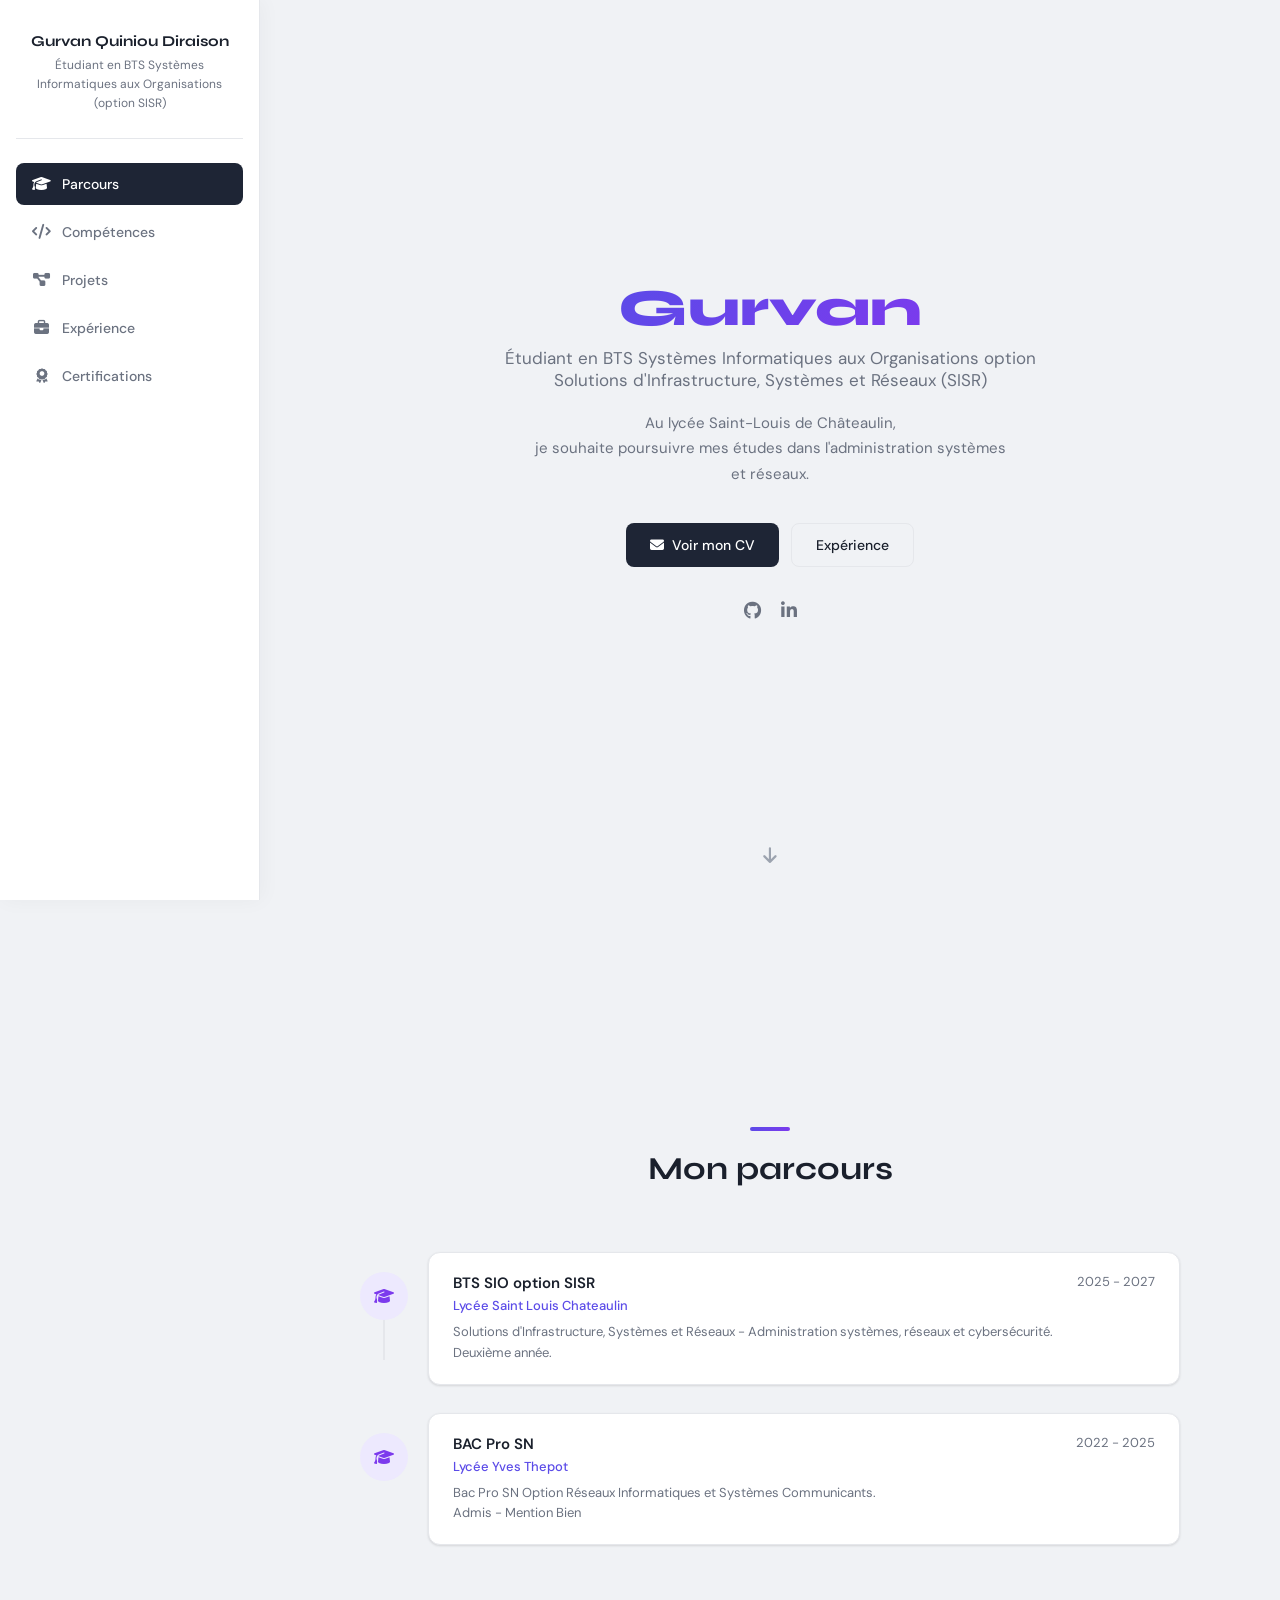
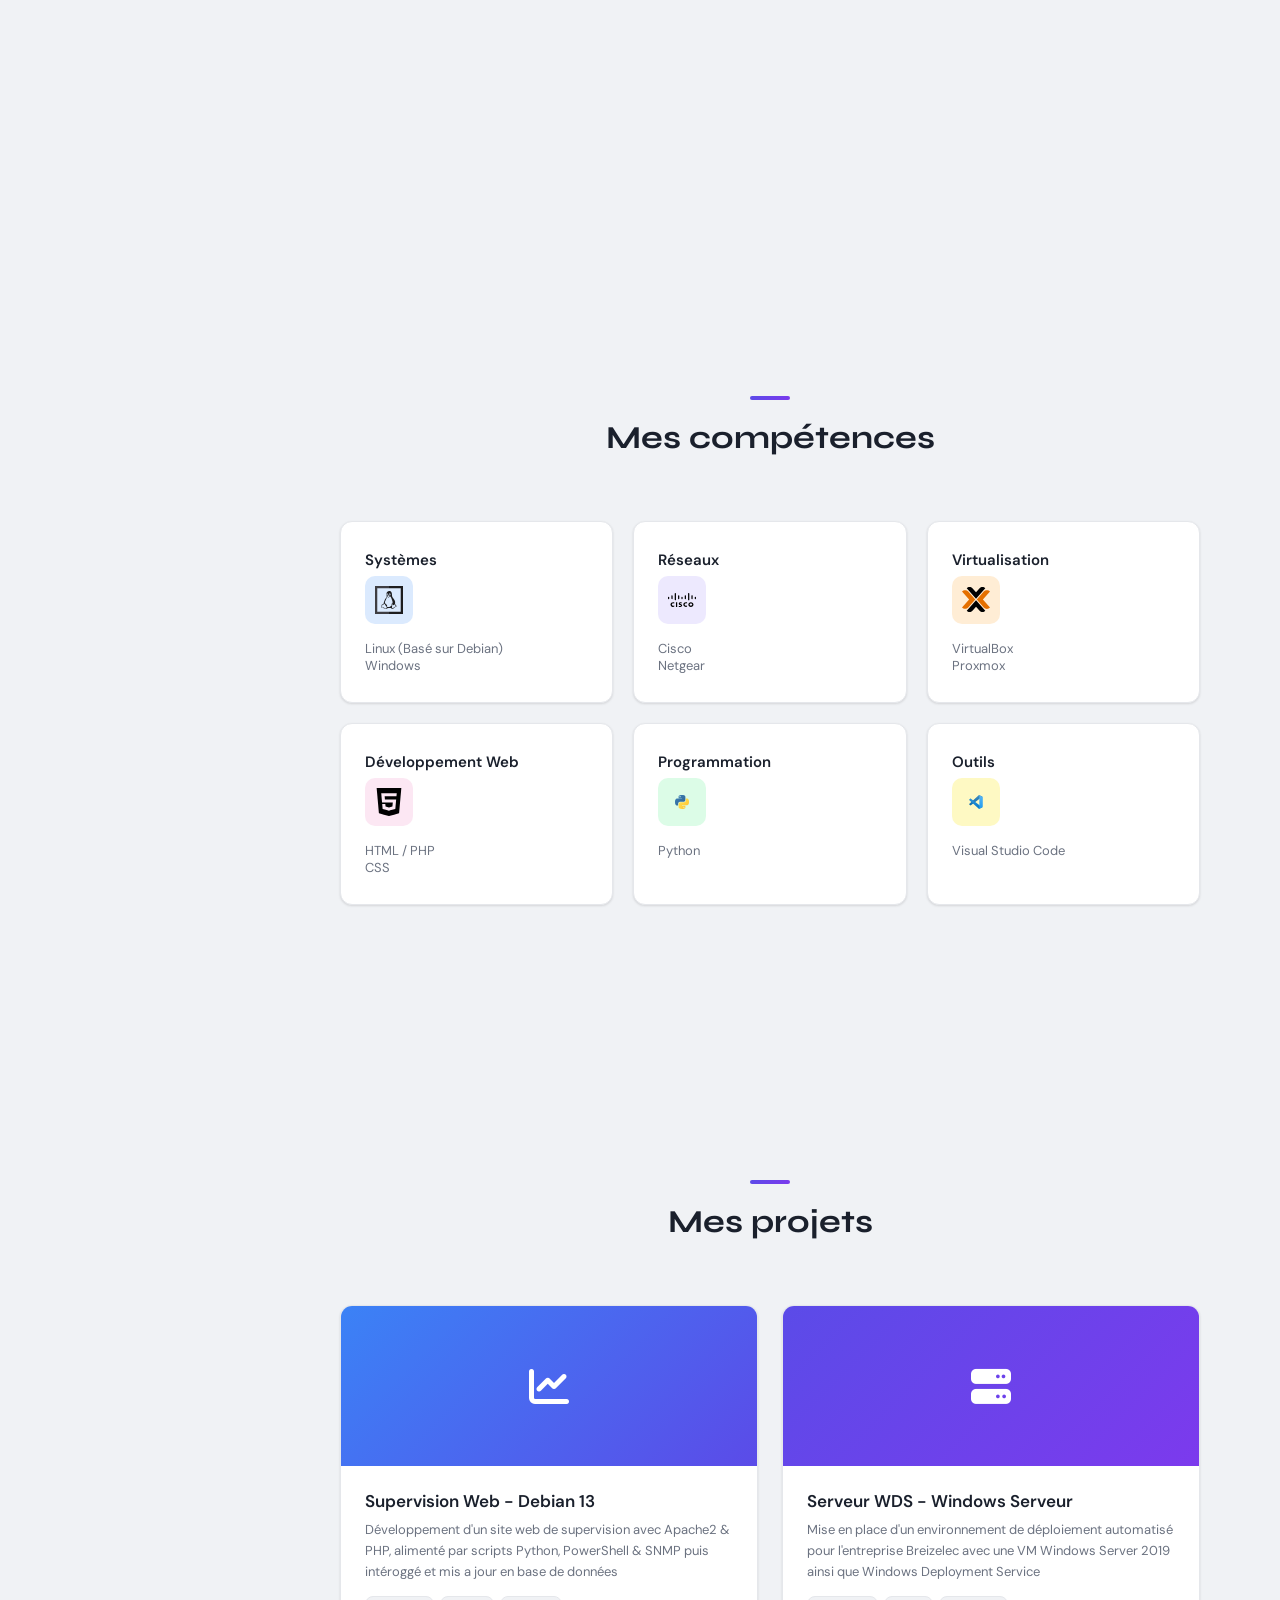
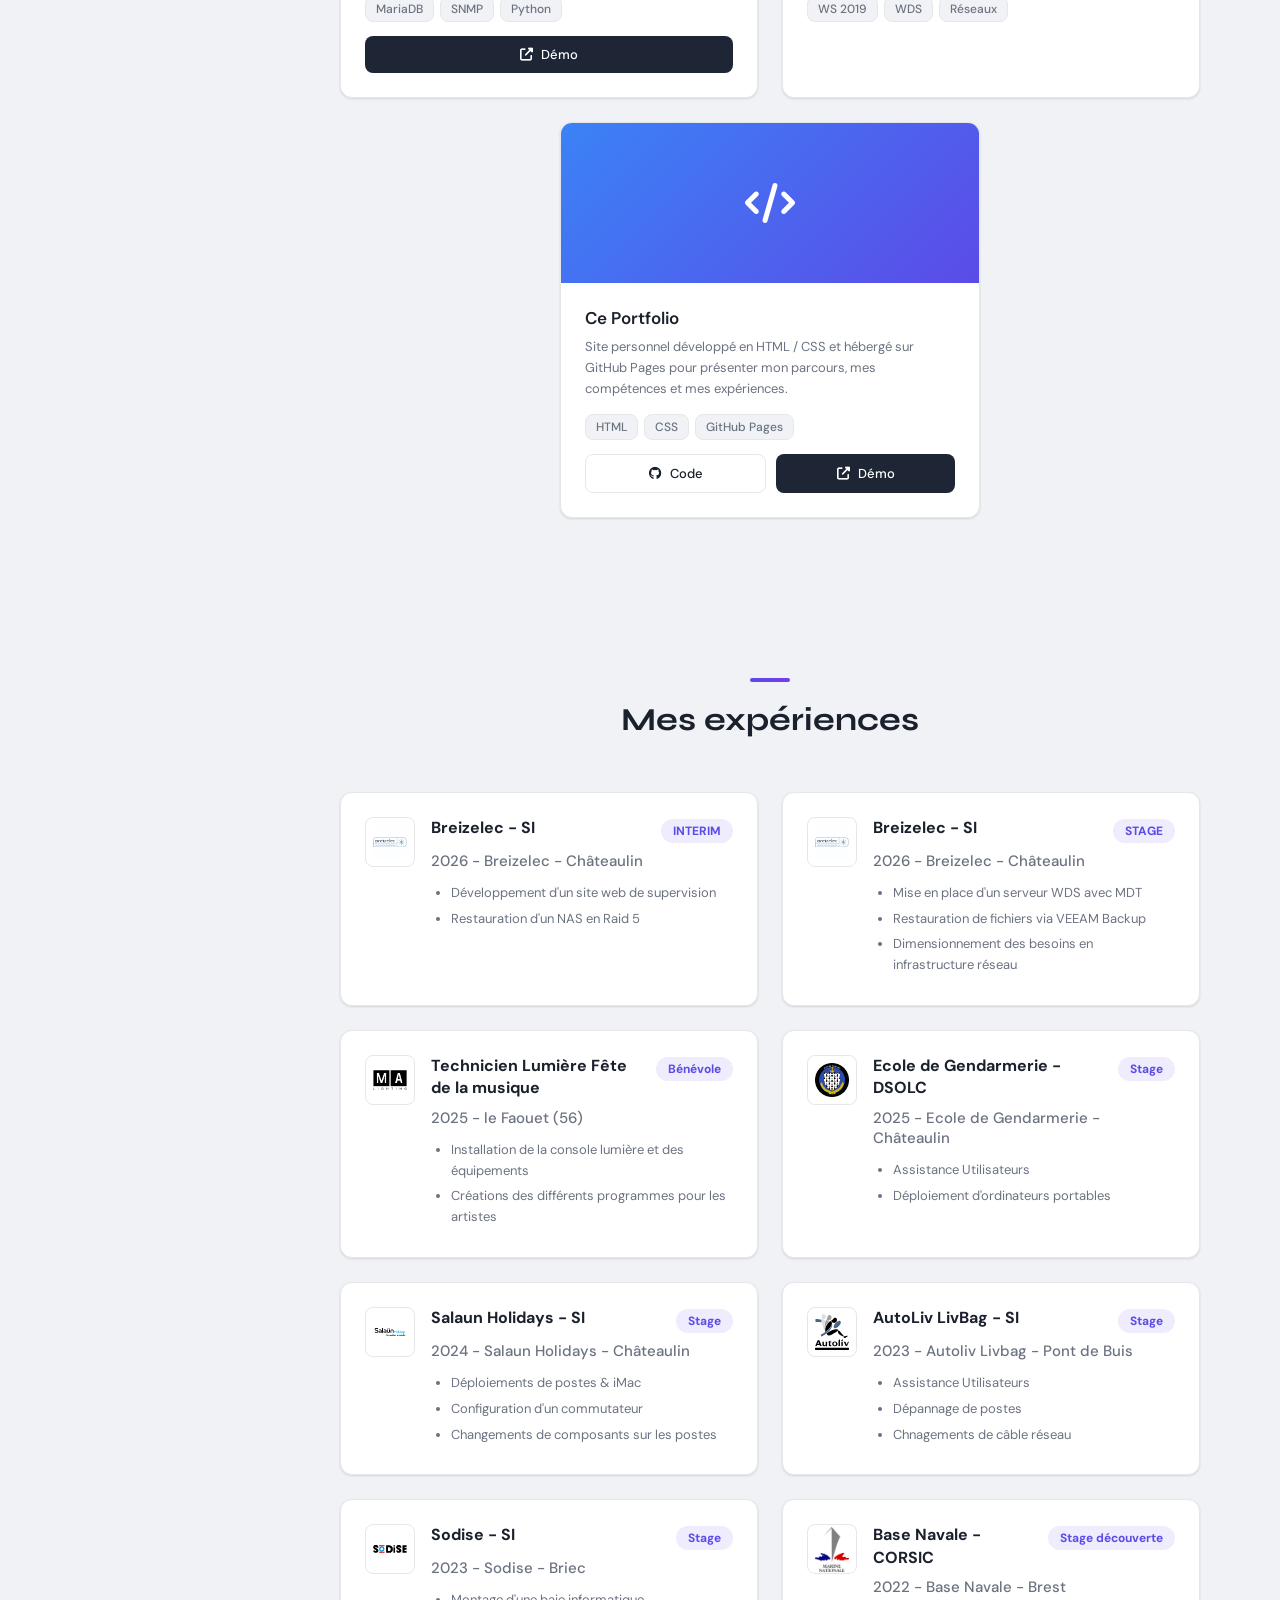
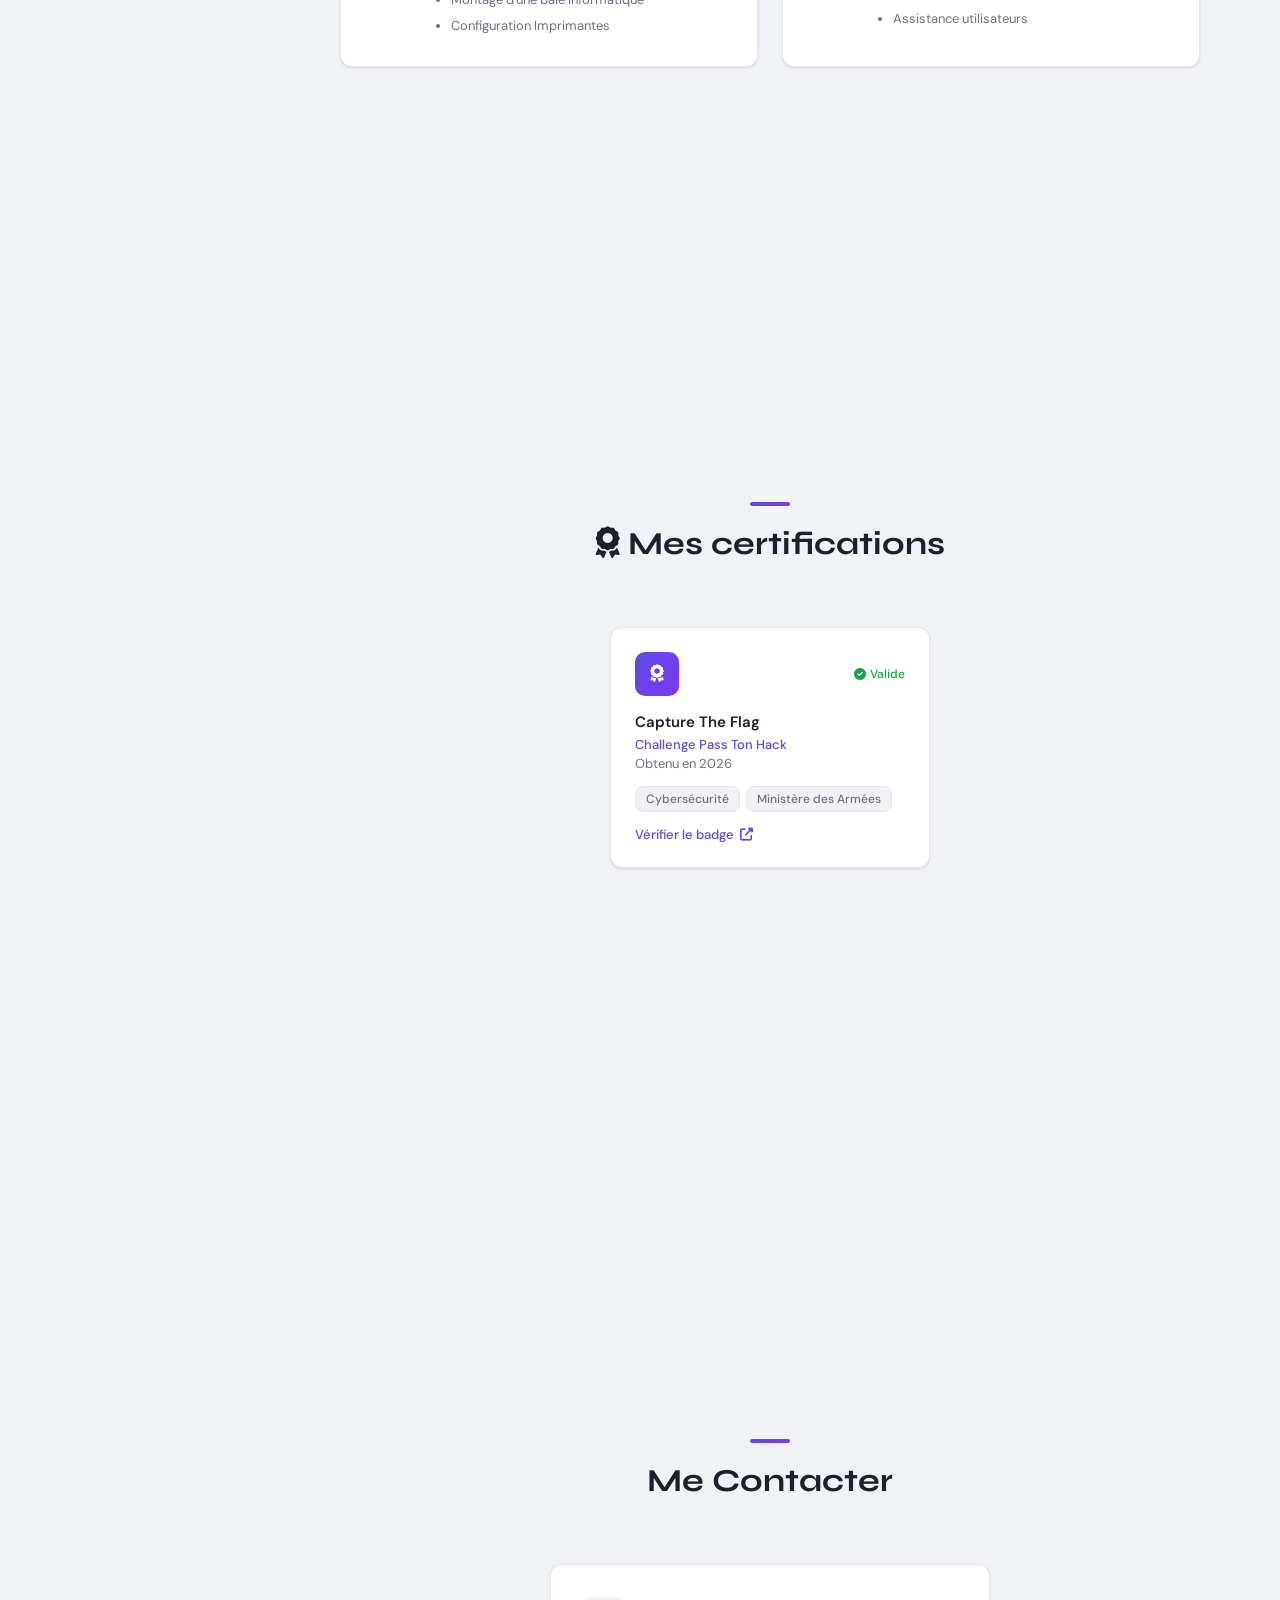
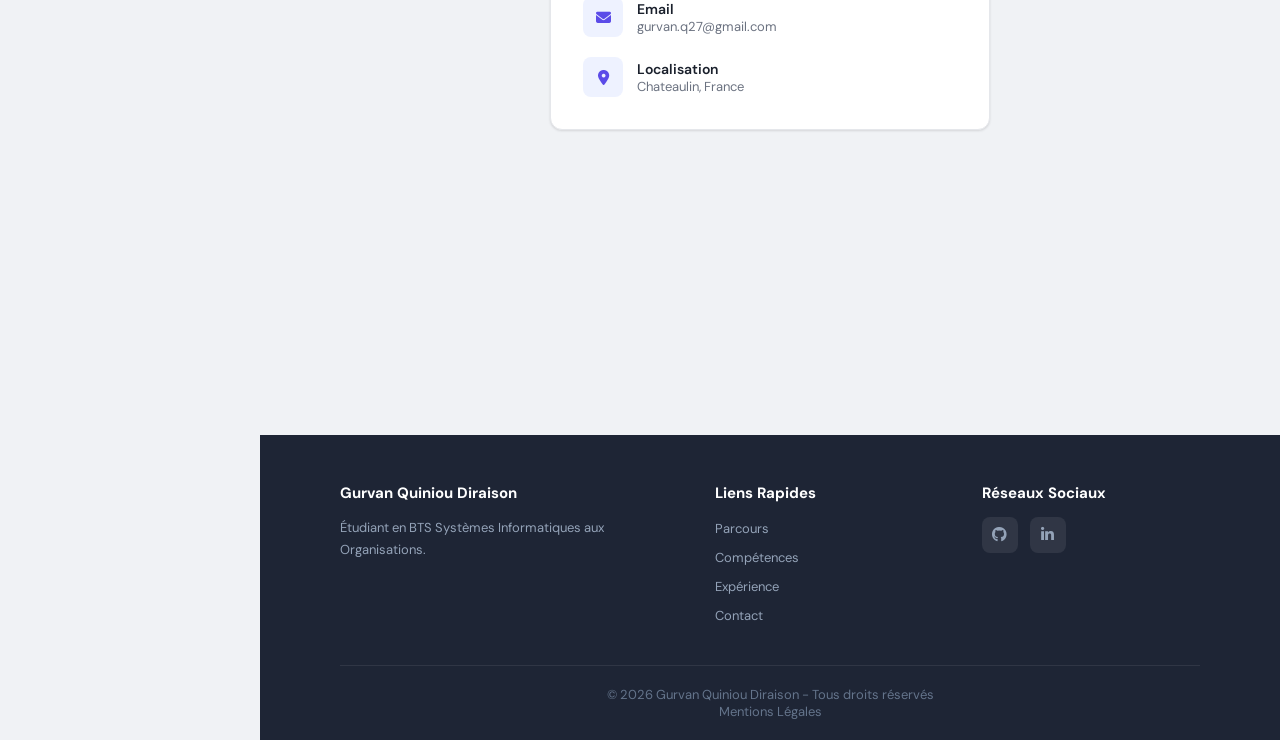
<file: index.html>
<!DOCTYPE html>
<html lang="fr">

<head>
  <meta charset="UTF-8" />
  <meta name="viewport" content="width=device-width, initial-scale=1.0">
  <meta name="robots" content="index, follow">
  <title>Quiniou Diraison Gurvan – Portfolio</title>
  <meta name="description"
    content="Portfolio de Gurvan Quiniou Diraison, étudiant en BTS SIO au lycée Saint-Louis de Châteaulin. Découvrez mon expérience en développement, administration système réseau  et cybersécurité.">
  <link rel="stylesheet" href="style.css">
  <link
    href="https://fonts.googleapis.com/css2?family=Syne:wght@600;700;800&family=DM+Sans:wght@300;400;500;600&display=swap"
    rel="stylesheet" />
  <link rel="stylesheet" href="https://cdnjs.cloudflare.com/ajax/libs/font-awesome/6.5.0/css/all.min.css" />
  <script defer src="script.js"></script>
</head>

<body>
  <button class="menu-toggle" id="menu-toggle">
    <i class="fas fa-bars"></i>
  </button>
  <div class="overlay" id="overlay"></div>

  <aside class="sidebar">
    <div class="sidebar-profile">
      <!-- <div class="avatar"><img class="avatar" src="images/img.jpeg"></div> -->
      <h2 class="sidebar-name">Gurvan Quiniou Diraison</h2>
      <p class="sidebar-bio">Étudiant en BTS Systèmes Informatiques aux Organisations (option SISR)</p>
    </div>
    <div class="sidebar-divider"></div>
    <nav class="sidebar-nav">
      <a href="#parcours" class="nav-item active" data-section="hero">
        <i class="fas fa-graduation-cap"></i> Parcours
      </a>
      <a href="#competences" class="nav-item" data-section="competences">
        <i class="fas fa-code"></i> Compétences
      </a>
      <a href="#projets" class="nav-item" data-section="projets">
        <i class="fas fa-diagram-project"></i> Projets
      </a>
      <a href="#experience" class="nav-item" data-section="experience">
        <i class="fas fa-briefcase"></i> Expérience
      </a>
      <a href="#certifications" class="nav-item" data-section="certifications">
        <i class="fas fa-award"></i> Certifications
      </a>
    </nav>
  </aside>

  <main class="main">

    <section id="hero" class="section section-hero">
      <div class="hero-content">
        <h1 class="hero-name">Gurvan</h1>
        <p class="hero-title">Étudiant en BTS Systèmes Informatiques aux Organisations option Solutions
          d'Infrastructure, Systèmes et Réseaux (SISR)</p>
        <p class="hero-desc">Au lycée Saint-Louis de Châteaulin,<br>je souhaite poursuivre mes études dans
          l'administration systèmes et réseaux.</p>
        <div class="hero-btns">
          <a href="images/Quiniou_Diraison_Gurvan_CV.pdf" target="_blank" rel="noopener noreferrer"
            class="btn btn-dark"><i class="fas fa-envelope"></i>Voir
            mon CV</a>
          <a href="#experience" class="btn btn-outline">Expérience</a>
        </div>
        <div class="hero-socials">
          <a href="https://github.com/quiniou-g/" target="_blank" class="social-icon"><i class="fab fa-github"></i></a>
          <a href="https://www.linkedin.com/in/gurvan-quiniou-diraison-a9b6853a7" target="_blank" class="social-icon"><i
              class="fab fa-linkedin-in"></i></a>
        </div>
      </div>
      <div class="scroll-down"><i class="fas fa-arrow-down"></i></div>
    </section>

    <section id="parcours" class="section">
      <div class="section-header">
        <h2>Mon parcours</h2>
      </div>
      <div class="timeline">

        <div class="timeline-item">
          <div class="timeline-icon edu"><i class="fas fa-graduation-cap"></i></div>
          <div class="timeline-card">
            <div class="timeline-card-header">
              <span class="timeline-title">BTS SIO option SISR</span>
              <span class="timeline-date">2025 - 2027</span>
            </div>
            <span class="timeline-company">Lycée Saint Louis Chateaulin</span>
            <p class="timeline-desc">Solutions d'Infrastructure, Systèmes et Réseaux - Administration systèmes, réseaux
              et cybersécurité.</p>
            <p class="timeline-desc">Deuxième année.</p>
          </div>
        </div>

        <div class="timeline-item">
          <div class="timeline-icon edu"><i class="fas fa-graduation-cap"></i></div>
          <div class="timeline-card">
            <div class="timeline-card-header">
              <span class="timeline-title">BAC Pro SN</span>
              <span class="timeline-date">2022 - 2025</span>
            </div>
            <span class="timeline-company">Lycée Yves Thepot</span>
            <p class="timeline-desc">Bac Pro SN Option Réseaux Informatiques et Systèmes Communicants.</p>
            <p class="timeline-desc">Admis - Mention Bien</p>
          </div>
        </div>

      </div>
    </section>

    <section id="competences" class="section">
      <div class="section-header">
        <h2>Mes compétences</h2>
      </div>
      <div class="skills-grid">
        <div class="skill-card">
          <h3>Systèmes</h3>
          <div class="skill-icon"><img src="images/linux.svg" alt="Linux"></div>
          <p>Linux (Basé sur Debian)</p>
          <p>Windows</p>
        </div>
        <div class="skill-card">
          <h3>Réseaux</h3>
          <div class="skill-icon"><img src="images/cisco.svg" alt="Cisco"></div>
          <p>Cisco</p>
          <p>Netgear</p>
        </div>
        <div class="skill-card">
          <h3>Virtualisation</h3>
          <div class="skill-icon"><img src="images/proxmox.svg" alt="Proxmox"></div>
          <p>VirtualBox</p>
          <p>Proxmox</p>
        </div>
        <div class="skill-card">
          <h3>Développement Web</h3>
          <div class="skill-icon"><img src="images/html5.svg" alt="HTML5"></div>
          <p>HTML / PHP</p>
          <p>CSS</p>
        </div>
        <div class="skill-card">
          <h3>Programmation</h3>
          <div class="skill-icon"><img src="images/python.svg" alt="Python" title="Python"></div>
          <p>Python</p>
        </div>
        <div class="skill-card">
          <h3>Outils</h3>
          <div class="skill-icon"><img src="images/vscode.svg" alt="VS Code" title="VS Code"></div>
          <p>Visual Studio Code</p>
        </div>
      </div>
    </section>

    <section id="projets" class="section">
      <div class="section-header">
        <h2>Mes projets</h2>
      </div>  
      <div class="projects-grid">

        <div class="project-card">
          <div class="project-img">
            <i class="fas fa-chart-line"></i>
          </div>
          <div class="project-body">
            <h3>Supervision Web - Debian 13</h3>
            <p>Développement d'un site web de supervision avec Apache2 & PHP, alimenté par scripts Python, PowerShell & SNMP puis intéroggé et mis a jour en base de données</p>
            <div class="tags">
              <span class="tag">MariaDB</span>
              <span class="tag">SNMP</span>
              <span class="tag">Python</span>
            </div>
            <div class="project-actions">
                <!-- <a href="https://github.com/quiniou-g/supervision" target="_blank" class="btn btn-outline btn-sm"><i
                  class="fab fa-github"></i> Code</a> -->
              <a href="./projets/Doc_Supervision_Optimise.pdf" class="btn btn-dark btn-sm"><i class="fas fa-external-link-alt"></i> Démo</a>
            </div>
          </div>
        </div>

        <div class="project-card">
          <div class="project-img">
            <i class="fas fa-server"></i>
          </div>
          <div class="project-body">
            <h3>Serveur WDS - Windows Serveur</h3>
            <p>Mise en place d'un environnement de déploiement automatisé pour l'entreprise Breizelec avec une VM Windows Server 2019 ainsi que Windows Deployment Service</p>
            <div class="tags">
              <span class="tag">WS 2019</span>
              <span class="tag">WDS</span>
              <span class="tag">Réseaux</span>
            </div>
            <div class="project-actions">
              <!-- <a href="./projets/Doc_Serveur_MDT.pdf" class="btn btn-dark btn-sm"><i class="fas fa-external-link-alt"></i> Démo</a> -->
            </div>
          </div>
        </div>

        <div class="project-card">
          <div class="project-img">
            <i class="fas fa-code"></i>
          </div>
          <div class="project-body">
            <h3>Ce Portfolio</h3>
            <p>Site personnel développé en HTML / CSS et hébergé sur GitHub Pages pour présenter mon parcours, mes
              compétences et mes expériences.</p>
            <div class="tags">
              <span class="tag">HTML</span>
              <span class="tag">CSS</span>
              <span class="tag">GitHub Pages</span>
            </div>
            <div class="project-actions">
              <a href="https://github.com/quiniou-g/Portfolio" target="_blank" class="btn btn-outline btn-sm"><i
                  class="fab fa-github"></i> Code</a>
              <a href="https://gurvanqd.me" class="btn btn-dark btn-sm"><i
                  class="fas fa-external-link-alt"></i> Démo</a>
            </div>
          </div>
        </div>

      </div>
    </section>

    <section id="experience" class="section">
      <div class="section-header">
        <h2>Mes expériences</h2><br>
        <div class="exp-grid">
          <div class="exp-item reveal delay-1">
            <div class="exp-logo-container">
              <img src="images/breizelec.png" alt="Breizelec" class="exp-img" width="100" height="100" loading="lazy">
            </div>
            <div class="exp-content">
              <div class="exp-header">
                <h3>Breizelec - SI</h3>
                <span class="badge">INTERIM</span>
              </div>
              <p class="company">2026 - Breizelec - Châteaulin</p>
              <ul class="desc-list">
                <li>Développement d'un site web de supervision</li>
                <li>Restauration d'un NAS en Raid 5</li>
              </ul>
            </div>
          </div>
          <div class="exp-item reveal delay-1">
            <div class="exp-logo-container">
              <img src="images/breizelec.png" alt="Breizelec" class="exp-img" width="100" height="100" loading="lazy">
            </div>
            <div class="exp-content">
              <div class="exp-header">
                <h3>Breizelec - SI</h3>
                <span class="badge">STAGE</span>
              </div>
              <p class="company">2026 - Breizelec - Châteaulin</p>
              <ul class="desc-list">
                <li>Mise en place d'un serveur WDS avec MDT</li>
                <li>Restauration de fichiers via VEEAM Backup</li>
                <li>Dimensionnement des besoins en infrastructure réseau</li>
              </ul>
            </div>
          </div>
          <div class="exp-item reveal delay-1">
            <div class="exp-logo-container">
              <img src="images/grandma.png" alt="grand MA 3" class="exp-img" width="100" height="100" loading="lazy">
            </div>
            <div class="exp-content">
              <div class="exp-header">
                <h3>Technicien Lumière Fête de la musique</h3>
                <span class="badge">Bénévole</span>
              </div>
              <p class="company">2025 - le Faouet (56)</p>
              <ul class="desc-list">
                <li>Installation de la console lumière et des équipements</li>
                <li>Créations des différents programmes pour les artistes</li>
              </ul>
            </div>
          </div>
          <div class="exp-item reveal delay-2">
            <div class="exp-logo-container">
              <img src="images/egchateaulin.png" alt="EcoleGendarmerie" class="exp-img" width="100" height="100"
                loading="lazy">
            </div>
            <div class="exp-content">
              <div class="exp-header">
                <h3>Ecole de Gendarmerie - DSOLC</h3>
                <span class="badge">Stage</span>
              </div>
              <p class="company">2025 - Ecole de Gendarmerie - Châteaulin</p>
              <ul class="desc-list">
                <li>Assistance Utilisateurs</li>
                <li>Déploiement d'ordinateurs portables</li>
              </ul>
            </div>
          </div>
          <div class="exp-item reveal delay-3">
            <div class="exp-logo-container">
              <img src="images/SH.png" alt="SalaunHolidays" class="exp-img" width="100" height="100" loading="lazy">
            </div>
            <div class="exp-content">
              <div class="exp-header">
                <h3>Salaun Holidays - SI</h3>
                <span class="badge">Stage</span>
              </div>
              <p class="company">2024 - Salaun Holidays - Châteaulin</p>
              <ul class="desc-list">
                <li>Déploiements de postes & iMac</li>
                <li>Configuration d'un commutateur</li>
                <li>Changements de composants sur les postes</li>
              </ul>
            </div>
          </div>
          <div class="exp-item reveal delay-1">
            <div class="exp-logo-container">
              <img src="images/autoliv.svg" alt="Autoliv" class="exp-img" width="100" height="100" loading="lazy">
            </div>
            <div class="exp-content">
              <div class="exp-header">
                <h3>AutoLiv LivBag - SI</h3>
                <span class="badge">Stage</span>
              </div>
              <p class="company">2023 - Autoliv Livbag - Pont de Buis</p>
              <ul class="desc-list">
                <li>Assistance Utilisateurs</li>
                <li>Dépannage de postes</li>
                <li>Chnagements de câble réseau</li>
              </ul>
            </div>
          </div>
          <div class="exp-item reveal delay-2">
            <div class="exp-logo-container">
              <img src="images/sodise.svg" alt="Sodise" class="exp-img" width="100" height="100" loading="lazy">
            </div>
            <div class="exp-content">
              <div class="exp-header">
                <h3>Sodise - SI</h3>
                <span class="badge">Stage</span>
              </div>
              <p class="company">2023 - Sodise - Briec</p>
              <ul class="desc-list">
                <li>Montage d'une baie informatique</li>
                <li>Configuration Imprimantes</li>
              </ul>
            </div>
          </div>
          <div class="exp-item reveal delay-3">
            <div class="exp-logo-container">
              <img src="images/basenavale.png" alt="Base Naval" class="exp-img" width="100" height="100" loading="lazy">
            </div>
            <div class="exp-content">
              <div class="exp-header">
                <h3>Base Navale - CORSIC</h3>
                <span class="badge">Stage découverte</span>
              </div>
              <p class="company">2022 - Base Navale - Brest</p>
              <ul class="desc-list">
                <li>Assistance utilisateurs</li>
              </ul>
            </div>
          </div>
        </div>
      </div>
    </section>

    <section id="certifications" class="section">
      <div class="section-header">
        <h2><i class="fas fa-award"></i> Mes certifications</h2>
      </div>
      <div class="cert-grid">

        <div class="cert-card">
          <div class="cert-card-top">
            <div class="cert-icon"><i class="fas fa-award"></i></div>
            <span class="cert-badge"><i class="fas fa-check-circle"></i> Valide</span>
          </div>
          <h3>Capture The Flag</h3>
          <span class="cert-org">Challenge Pass Ton Hack</span>
          <p class="cert-year">Obtenu en 2026</p>
          <div class="tags">
            <span class="tag">Cybersécurité</span>
            <span class="tag">Ministère des Armées</span>
          </div>
          <a href="./Certifications/challenge-ctf-passe-ton-hack.pdf" target="_blank" class="cert-link">Vérifier le
            badge <i class="fas fa-external-link-alt"></i></a>
        </div>
      </div>
    </section>

    <section id="contact" class="section">
      <div class="section-header">
        <h2>Me Contacter</h2>
      </div>
      <div class="contact-layout">
        <div class="contact-left">
          <div class="contact-infos">
            <div class="contact-info-item">
              <div class="contact-info-icon"><i class="fas fa-envelope"></i></div>
              <div>
                <strong>Email</strong>
                <span>gurvan.q27@gmail.com</span>
              </div>
            </div>
            <div class="contact-info-item">
              <div class="contact-info-icon"><i class="fas fa-map-marker-alt"></i></div>
              <div>
                <strong>Localisation</strong>
                <span>Chateaulin, France</span>
              </div>
            </div>
          </div>
        </div>
      </div>
    </section>

    <footer class="footer">
      <div class="footer-inner">
        <div class="footer-col">
          <h4>Gurvan Quiniou Diraison</h4>
          <p>Étudiant en BTS Systèmes Informatiques aux Organisations.</p>
        </div>
        <div class="footer-col">
          <h4>Liens Rapides</h4>
          <ul>
            <li><a href="#parcours">Parcours</a></li>
            <li><a href="#competences">Compétences</a></li>
            <li><a href="#experience">Expérience</a></li>
            <li><a href="#contact">Contact</a></li>
          </ul>
        </div>
        <div class="footer-col">
          <h4>Réseaux Sociaux</h4>
          <div class="footer-socials">
            <a href="https://github.com/quiniou-g/"><i class="fab fa-github"></i></a>
            <a href="#"><i class="fab fa-linkedin-in"></i></a>
          </div>
        </div>
      </div>
      <div class="footer-bottom">
        <p>© 2026 Gurvan Quiniou Diraison - Tous droits réservés</p>
        <a href="/mentions">Mentions Légales</a>
      </div>
    </footer>
    <script>
      const toggle = document.getElementById("menu-toggle");
      const sidebar = document.querySelector(".sidebar");
      const overlay = document.getElementById("overlay");

      toggle.addEventListener("click", () => {
        sidebar.classList.toggle("active");
        overlay.classList.toggle("active");
      });

      overlay.addEventListener("click", () => {
        sidebar.classList.remove("active");
        overlay.classList.remove("active");
      });

      document.querySelectorAll(".nav-item").forEach(item => {
        item.addEventListener("click", () => {
          sidebar.classList.remove("active");
          overlay.classList.remove("active");
        });
      });
    </script>
  </main>
</body>

</html>
</file>
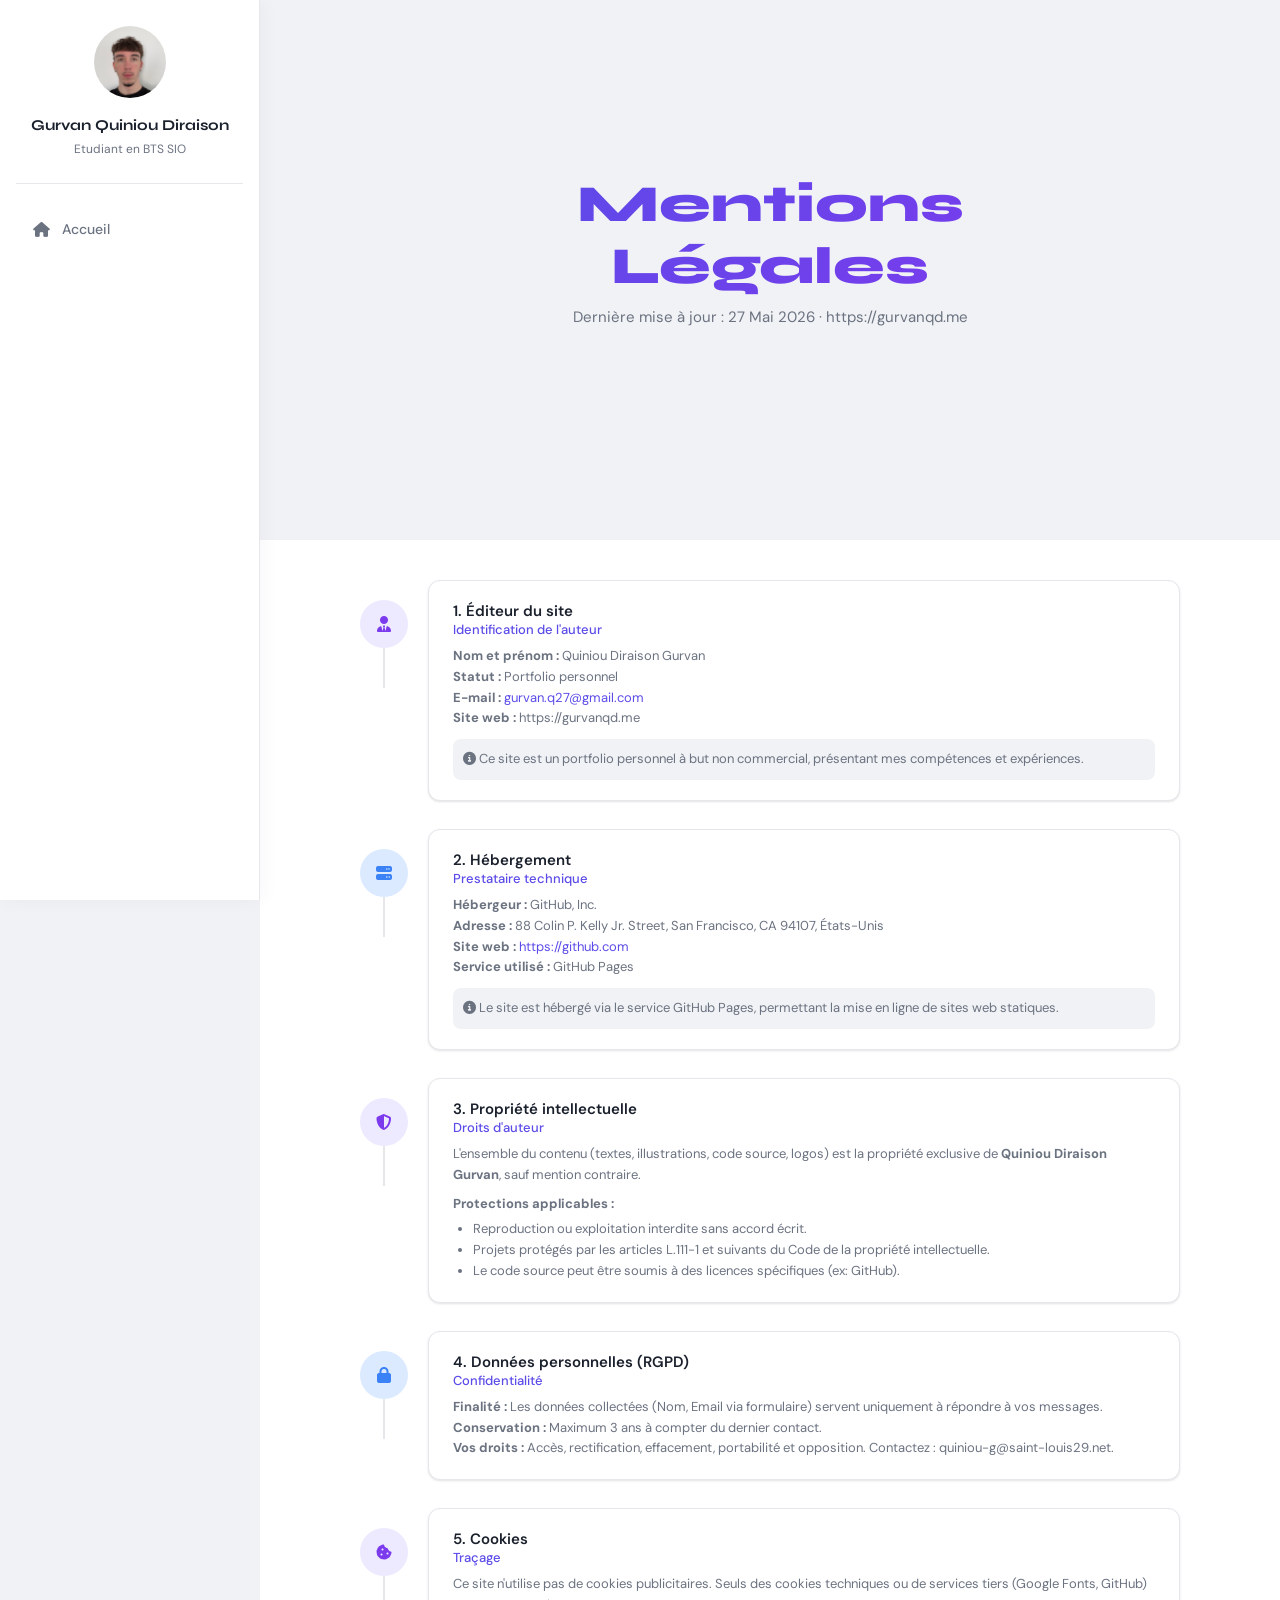
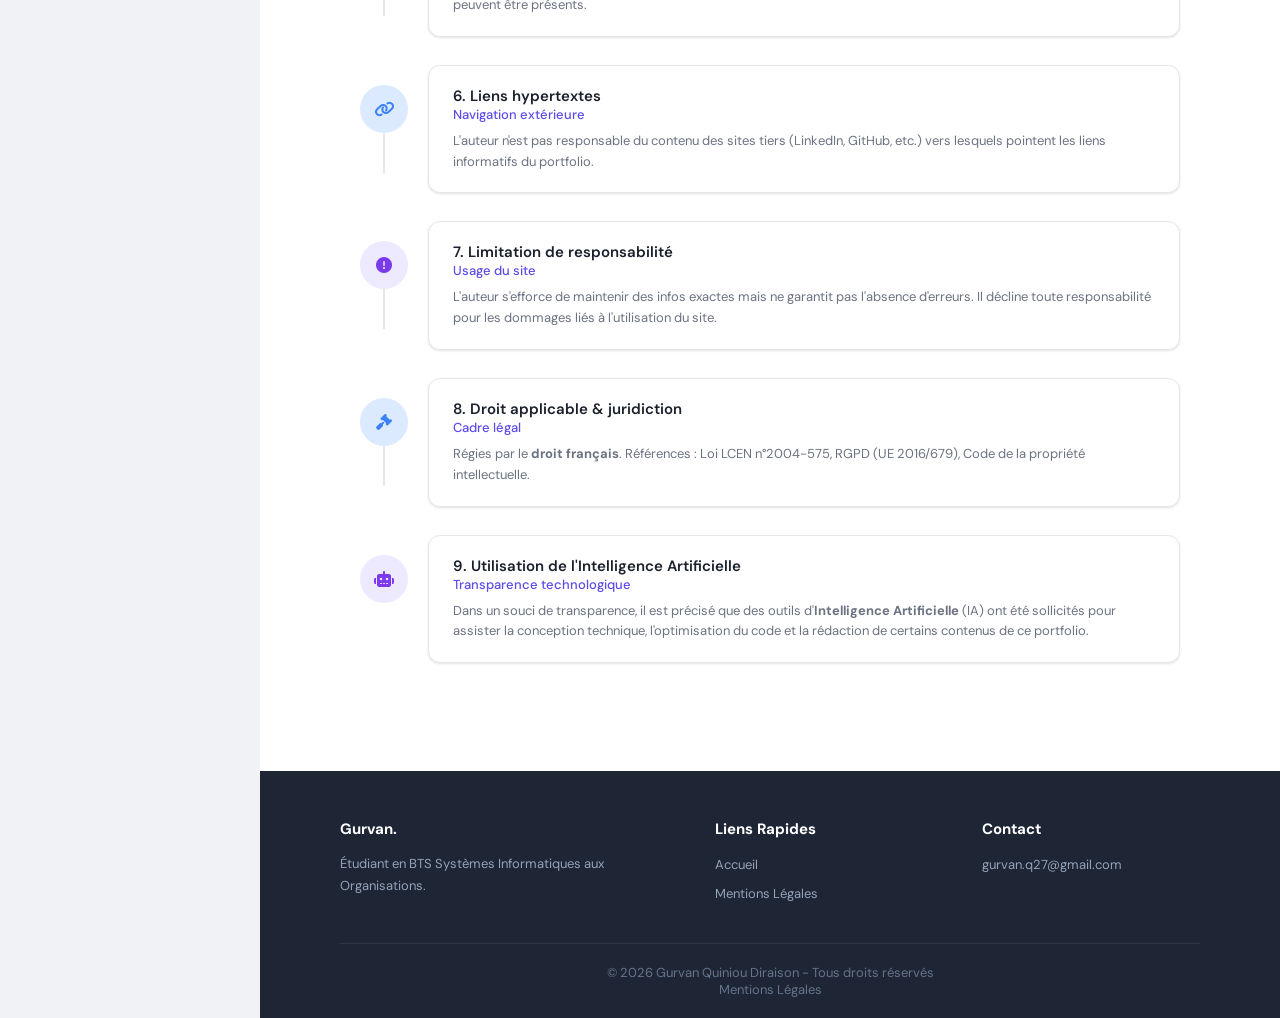
<file: mentions/index.html>
<!DOCTYPE html>
<html lang="fr">

<head>
    <meta charset="UTF-8">
    <meta name="viewport" content="width=device-width, initial-scale=1.0">
    <meta name="robots" content="index, follow">
    <title>Mentions Légales – Gurvan Quiniou Diraison</title>
    <link rel="stylesheet" href="../style.css">
    <link href="https://fonts.googleapis.com/css2?family=DM+Sans:wght@400;500;600&family=Syne:wght@700;800&display=swap"
        rel="stylesheet">
    <link rel="stylesheet" href="https://cdnjs.cloudflare.com/ajax/libs/font-awesome/6.5.0/css/all.min.css">
</head>

<body>

    <aside class="sidebar">
        <div class="sidebar-profile">
            <div class="avatar"><img class="avatar" src="../images/img.jpeg"></div>
            <div class="sidebar-name">Gurvan Quiniou Diraison</div>
            <div class="sidebar-bio">Etudiant en BTS SIO</div>
        </div>
        <div class="sidebar-divider"></div>
        <nav class="sidebar-nav">
            <a href="../index.html" class="nav-item" data-section="hero">
                <i class="fa-solid fa-house"></i> Accueil
            </a>
        </nav>
    </aside>

    <div class="main">

        <section class="section section-hero" style="min-height: 60vh;">
            <div class="hero-content">
                <h1 class="hero-name">Mentions Légales</h1>
                <p class="hero-desc">Dernière mise à jour : 27 Mai 2026 · https://gurvanqd.me</p>
            </div>
        </section>

        <section class="section" style="background: var(--white); padding-top: 40px;">
            <div class="timeline">

                <div class="timeline-item" id="editeur">
                    <div class="timeline-icon edu"><i class="fa-solid fa-user-tie"></i></div>
                    <div class="timeline-card">
                        <div class="timeline-title">1. Éditeur du site</div>
                        <span class="timeline-company">Identification de l'auteur</span>
                        <div class="timeline-desc">
                            <p><strong>Nom et prénom :</strong> Quiniou Diraison Gurvan</p>
                            <p><strong>Statut :</strong> Portfolio personnel</p>
                            <p><strong>E-mail :</strong> <a href="mailto:gurvan.q27@gmail.com"
                                    style="color:var(--accent)">gurvan.q27@gmail.com</a></p>
                            <p><strong>Site web :</strong> https://gurvanqd.me</p>
                            <p style="margin-top: 10px; padding: 10px; background: var(--bg); border-radius: 8px;">
                                <i class="fa-solid fa-circle-info"></i> Ce site est un portfolio personnel à but non
                                commercial, présentant mes compétences et expériences.
                            </p>
                        </div>
                    </div>
                </div>

                <div class="timeline-item" id="hebergement">
                    <div class="timeline-icon work"><i class="fa-solid fa-server"></i></div>
                    <div class="timeline-card">
                        <div class="timeline-title">2. Hébergement</div>
                        <span class="timeline-company">Prestataire technique</span>
                        <div class="timeline-desc">
                            <p><strong>Hébergeur :</strong> GitHub, Inc.</p>
                            <p><strong>Adresse :</strong> 88 Colin P. Kelly Jr. Street, San Francisco, CA 94107, États-Unis</p>
                            <p><strong>Site web :</strong> <a href="https://github.com" style="color:var(--accent)">https://github.com</a></p>
                            <p><strong>Service utilisé :</strong> GitHub Pages</p>
                            <p style="margin-top: 10px; padding: 10px; background: var(--bg); border-radius: 8px;"><i class="fa-solid fa-circle-info"></i> Le site est hébergé via le service GitHub Pages, permettant la mise en ligne de sites web statiques.
                            </p>
                        </div>
                    </div>
                </div>
                
                <div class="timeline-item" id="propriete">
                    <div class="timeline-icon edu"><i class="fa-solid fa-shield-halved"></i></div>
                    <div class="timeline-card">
                        <div class="timeline-title">3. Propriété intellectuelle</div>
                        <span class="timeline-company">Droits d'auteur</span>
                        <div class="timeline-desc">
                            <p>L'ensemble du contenu (textes, illustrations, code source, logos) est la propriété
                                exclusive de <strong>Quiniou Diraison Gurvan</strong>, sauf mention contraire.</p>
                            <p style="margin-top: 8px;"><strong>Protections applicables :</strong></p>
                            <ul style="list-style: disc; margin-left: 20px; margin-top: 5px;">
                                <li>Reproduction ou exploitation interdite sans accord écrit.</li>
                                <li>Projets protégés par les articles L.111-1 et suivants du Code de la propriété
                                    intellectuelle.</li>
                                <li>Le code source peut être soumis à des licences spécifiques (ex: GitHub).</li>
                            </ul>
                        </div>
                    </div>
                </div>

                <div class="timeline-item" id="donnees">
                    <div class="timeline-icon work"><i class="fa-solid fa-lock"></i></div>
                    <div class="timeline-card">
                        <div class="timeline-title">4. Données personnelles (RGPD)</div>
                        <span class="timeline-company">Confidentialité</span>
                        <div class="timeline-desc">
                            <p><strong>Finalité :</strong> Les données collectées (Nom, Email via formulaire) servent
                                uniquement à répondre à vos messages.</p>
                            <p><strong>Conservation :</strong> Maximum 3 ans à compter du dernier contact.</p>
                            <p><strong>Vos droits :</strong> Accès, rectification, effacement, portabilité et
                                opposition. Contactez : quiniou-g@saint-louis29.net.</p>
                        </div>
                    </div>
                </div>

                <div class="timeline-item" id="cookies">
                    <div class="timeline-icon edu"><i class="fa-solid fa-cookie-bite"></i></div>
                    <div class="timeline-card">
                        <div class="timeline-title">5. Cookies</div>
                        <span class="timeline-company">Traçage</span>
                        <p class="timeline-desc">Ce site n'utilise pas de cookies publicitaires. Seuls des cookies
                            techniques ou de services tiers (Google Fonts, GitHub) peuvent être présents.</p>
                    </div>
                </div>

                <div class="timeline-item" id="liens">
                    <div class="timeline-icon work"><i class="fa-solid fa-link"></i></div>
                    <div class="timeline-card">
                        <div class="timeline-title">6. Liens hypertextes</div>
                        <span class="timeline-company">Navigation extérieure</span>
                        <p class="timeline-desc">L'auteur n'est pas responsable du contenu des sites tiers (LinkedIn,
                            GitHub, etc.) vers lesquels pointent les liens informatifs du portfolio.</p>
                    </div>
                </div>

                <div class="timeline-item" id="responsabilite">
                    <div class="timeline-icon edu"><i class="fa-solid fa-circle-exclamation"></i></div>
                    <div class="timeline-card">
                        <div class="timeline-title">7. Limitation de responsabilité</div>
                        <span class="timeline-company">Usage du site</span>
                        <p class="timeline-desc">L'auteur s'efforce de maintenir des infos exactes mais ne garantit pas
                            l'absence d'erreurs. Il décline toute responsabilité pour les dommages liés à l'utilisation
                            du site.</p>
                    </div>
                </div>

                <div class="timeline-item" id="droit">
                    <div class="timeline-icon work"><i class="fa-solid fa-gavel"></i></div>
                    <div class="timeline-card">
                        <div class="timeline-title">8. Droit applicable & juridiction</div>
                        <span class="timeline-company">Cadre légal</span>
                        <div class="timeline-desc">
                            <p>Régies par le <strong>droit français</strong>. Références : Loi LCEN n°2004-575, RGPD (UE
                                2016/679), Code de la propriété intellectuelle.</p>
                        </div>
                    </div>
                </div>

                <div class="timeline-item" id="ia">
                    <div class="timeline-icon edu"><i class="fa-solid fa-robot"></i></div>
                    <div class="timeline-card">
                        <div class="timeline-title">9. Utilisation de l'Intelligence Artificielle</div>
                        <span class="timeline-company">Transparence technologique</span>
                        <div class="timeline-desc">
                            <p>Dans un souci de transparence, il est précisé que des outils d'<strong>Intelligence
                                    Artificielle</strong> (IA) ont été sollicités pour assister la conception technique,
                                l'optimisation du code et la rédaction de certains contenus de ce portfolio.</p>
                        </div>
                    </div>
                </div>

            </div>
        </section>

        <footer class="footer">
            <div class="footer-inner">
                <div class="footer-col">
                    <h4>Gurvan.</h4>
                    <p>Étudiant en BTS Systèmes Informatiques aux Organisations.</p>
                </div>
                <div class="footer-col">
                    <h4>Liens Rapides</h4>
                    <ul>
                        <li><a href="/">Accueil</a></li>
                        <li><a href="/mentions">Mentions Légales</a></li>
                    </ul>
                </div>
                <div class="footer-col">
                    <h4>Contact</h4>
                    <ul>
                        <li><a href="mailto:gurvan.q27@gmail.com">gurvan.q27@gmail.com</a></li>
                    </ul>
                </div>
            </div>
            <div class="footer-bottom">
                <p>© 2026 Gurvan Quiniou Diraison - Tous droits réservés</p>
                <a href="/mentions">Mentions Légales</a>
            </div>
        </footer>

    </div>

</body>

</html>
</file>
<file: style.css>
/* ===========================
   VARIABLES & RESET
=========================== */
:root {
  --bg: #f0f2f5;
  --white: #ffffff;
  --sidebar-width: 260px;
  --dark: #1e2535;
  --dark-hover: #2a3347;
  --accent: #5b4be8;
  --accent2: #7c3aed;
  --gradient: linear-gradient(135deg, var(--accent) 0%, var(--accent2) 100%);
  --text: #1a202c;
  --text-muted: #6b7280;
  --text-light: #9ca3af;
  --border: #e5e7eb;
  --card-bg: #ffffff;
  --radius: 12px;
  --radius-sm: 8px;
  --shadow: 0 1px 3px rgba(0, 0, 0, 0.07), 0 1px 2px rgba(0, 0, 0, 0.05);
  --shadow-md: 0 4px 12px rgba(0, 0, 0, 0.08);
}

*,
*::before,
*::after {
  box-sizing: border-box;
  margin: 0;
  padding: 0;
}

html {
  scroll-behavior: smooth;
}

body {
  font-family: 'DM Sans', sans-serif;
  background: var(--bg);
  color: var(--text);
  display: flex;
  min-height: 100vh;
}

a {
  text-decoration: none;
  color: inherit;
}

ul {
  list-style: none;
}

img {
  display: block;
  width: 100%;
  height: 100%;
  object-fit: cover;
}

/* ===========================
   SIDEBAR
=========================== */
.sidebar {
  width: var(--sidebar-width);
  min-height: 100vh;
  background: var(--white);
  border-right: 1px solid var(--border);
  box-shadow: 2px 0 20px rgba(15, 23, 42, 0.04);
  position: fixed;
  top: 0;
  left: 0;
  display: flex;
  flex-direction: column;
  padding: 32px 16px 24px;
  z-index: 1000;
  transition: left 0.3s ease;
}

.sidebar-profile {
  text-align: center;
  padding: 0 8px;
}

.avatar {
  width: 72px;
  height: 72px;
  border-radius: 50%;
  display: flex;
  align-items: center;
  justify-content: center;
  font-family: 'Syne', sans-serif;
  font-weight: 700;
  font-size: 22px;
  color: #fff;
  margin: 0 auto 12px;
  flex-shrink: 0;
}

.avatar-lg {
  width: 100px;
  height: 100px;
  font-size: 30px;
  margin: 0 auto 24px;
}

.sidebar-name {
  font-family: 'Syne', sans-serif;
  font-size: 15px;
  font-weight: 700;
  color: var(--text);
  margin-bottom: 6px;
}

.sidebar-bio {
  font-size: 12px;
  color: var(--text-muted);
  line-height: 1.6;
}

.sidebar-divider {
  height: 1px;
  background: var(--border);
  margin: 24px 0;
}

.sidebar-nav {
  display: flex;
  flex-direction: column;
  gap: 6px;
}

.nav-item {
  display: flex;
  align-items: center;
  gap: 12px;
  padding: 12px 16px;
  border-radius: var(--radius-sm);
  font-size: 14px;
  font-weight: 500;
  color: var(--text-muted);
  transition: all 0.2s ease;
  cursor: pointer;
}

.nav-item i {
  font-size: 15px;
  width: 18px;
  text-align: center;
}

.nav-item:hover {
  background: var(--bg);
  color: var(--text);
}

.nav-item.active {
  background: var(--dark);
  color: #fff;
}

/* ===========================
   MAIN
=========================== */
.main {
  margin-left: var(--sidebar-width);
  flex: 1;
  display: flex;
  flex-direction: column;
}

.section {
  padding: 80px;
  min-height: 100vh;
  display: flex;
  flex-direction: column;
  justify-content: center;
}

.section-header {
  text-align: center;
  margin-bottom: 56px;
}

.section-header h2 {
  font-family: 'Syne', sans-serif;
  font-size: 32px;
  font-weight: 700;
  color: var(--text);
  margin-bottom: 8px;
}

.section-header h2::before {
  content: '';
  display: block;
  width: 40px;
  height: 4px;
  background: var(--gradient);
  border-radius: 4px;
  margin: 0 auto 18px;
}

.section-header p {
  font-size: 15px;
  color: var(--text-muted);
}

/* ===========================
   HERO
=========================== */
.section-hero {
  align-items: center;
  text-align: center;
  position: relative;
  background: var(--bg);
}

.hero-content {
  max-width: 600px;
  display: flex;
  flex-direction: column;
  align-items: center;
}

.hero-name {
  font-family: 'Syne', sans-serif;
  font-size: 52px;
  font-weight: 800;
  background: var(--gradient);
  -webkit-background-clip: text;
  -webkit-text-fill-color: transparent;
  background-clip: text;
  margin-bottom: 8px;
}

.hero-title {
  font-size: 17px;
  color: var(--text-muted);
  margin-bottom: 20px;
  font-weight: 400;
}

.hero-desc {
  font-size: 15px;
  color: var(--text-muted);
  line-height: 1.7;
  max-width: 480px;
  margin-bottom: 36px;
}

.hero-btns {
  display: flex;
  gap: 12px;
  margin-bottom: 32px;
}

.hero-socials {
  display: flex;
  gap: 20px;
}

.social-icon {
  font-size: 18px;
  color: var(--text-muted);
  transition: color 0.2s;
}

.social-icon:hover {
  color: var(--accent);
}

.scroll-down {
  position: absolute;
  bottom: 32px;
  left: 50%;
  transform: translateX(-50%);
  color: var(--text-light);
  font-size: 18px;
  animation: bounce 2s infinite;
}

@keyframes bounce {

  0%,
  100% {
    transform: translateX(-50%) translateY(0);
  }

  50% {
    transform: translateX(-50%) translateY(8px);
  }
}

/* ===========================
   BOUTONS
=========================== */
.btn {
  display: inline-flex;
  align-items: center;
  gap: 8px;
  padding: 12px 24px;
  border-radius: var(--radius-sm);
  font-size: 14px;
  font-weight: 500;
  font-family: 'DM Sans', sans-serif;
  cursor: pointer;
  border: none;
  transition: all 0.2s ease;
}

.btn-dark {
  background: var(--dark);
  color: #fff;
}

.btn-dark:hover {
  background: var(--dark-hover);
}

.btn-outline {
  background: transparent;
  color: var(--text);
  border: 1.5px solid var(--border);
}

.btn-outline:hover {
  border-color: var(--text-muted);
  background: var(--white);
}

.btn-sm {
  padding: 10px 18px;
  font-size: 13px;
  flex: 1;
  justify-content: center;
}

.btn-full {
  width: 100%;
  justify-content: center;
}

.btn-icon {
  display: flex;
  align-items: center;
  justify-content: center;
  width: 40px;
  height: 40px;
  border-radius: var(--radius-sm);
  background: var(--bg);
  color: var(--text-muted);
  font-size: 16px;
  transition: background 0.2s;
  flex-shrink: 0;
}

.btn-icon:hover {
  background: var(--border);
}

/* ===========================
   TIMELINE
=========================== */
.timeline {
  display: flex;
  flex-direction: column;
  gap: 0;
  position: relative;
  max-width: 820px;
  margin: 0 auto;
  width: 100%;
}

.timeline-item {
  display: flex;
  gap: 0;
  position: relative;
  padding-bottom: 0;
}

.timeline-icon {
  width: 48px;
  height: 48px;
  border-radius: 50%;
  display: flex;
  align-items: center;
  justify-content: center;
  font-size: 16px;
  flex-shrink: 0;
  position: relative;
  z-index: 2;
  margin-top: 20px;
}

.timeline-icon.work {
  background: #dbeafe;
  color: #3b82f6;
}

.timeline-icon.edu {
  background: #ede9fe;
  color: #7c3aed;
}

.timeline-item:not(:last-child) .timeline-icon::after {
  content: '';
  position: absolute;
  top: 48px;
  left: 50%;
  transform: translateX(-50%);
  width: 2px;
  background: var(--border);
  bottom: -40px;
}

.timeline-card {
  flex: 1;
  background: var(--card-bg);
  border: 1px solid var(--border);
  border-radius: var(--radius);
  padding: 20px 24px;
  margin-left: 20px;
  margin-bottom: 28px;
  box-shadow: var(--shadow);
}

.timeline-card-header {
  display: flex;
  justify-content: space-between;
  align-items: flex-start;
  margin-bottom: 4px;
}

.timeline-title {
  font-size: 15px;
  font-weight: 600;
  color: var(--text);
}

.timeline-date {
  font-size: 13px;
  color: var(--text-muted);
  white-space: nowrap;
  margin-left: 16px;
}

.timeline-company {
  font-size: 13px;
  font-weight: 500;
  color: var(--accent);
  display: block;
  margin-bottom: 8px;
}

.timeline-desc {
  font-size: 13px;
  color: var(--text-muted);
  line-height: 1.6;
}

/* ===========================
   COMPETENCES
=========================== */
.skills-grid {
  display: grid;
  grid-template-columns: repeat(3, 1fr);
  gap: 20px;
  max-width: 960px;
  margin: 0 auto;
  width: 100%;
}

.skill-card {
  background: var(--card-bg);
  border: 1px solid var(--border);
  border-radius: var(--radius);
  padding: 28px 24px;
  box-shadow: var(--shadow);
  transition: transform 0.2s, box-shadow 0.2s;
}

.skill-card:hover {
  transform: translateY(-2px);
  box-shadow: var(--shadow-md);
}

.skill-icon {
  width: 48px;
  height: 48px;
  border-radius: 10px;
  display: flex;
  align-items: center;
  justify-content: center;
  font-size: 20px;
  margin-bottom: 16px;
  background: var(--bg);
}

.skill-icon img {
  object-fit: contain;
  padding: 10px;
}

/* touches de couleur : une teinte par carte de compétence */
.skill-card:nth-child(1) .skill-icon {
  background: #dbeafe;
}

.skill-card:nth-child(2) .skill-icon {
  background: #ede9fe;
}

.skill-card:nth-child(3) .skill-icon {
  background: #ffedd5;
}

.skill-card:nth-child(4) .skill-icon {
  background: #fce7f3;
}

.skill-card:nth-child(5) .skill-icon {
  background: #dcfce7;
}

.skill-card:nth-child(6) .skill-icon {
  background: #fef9c3;
}

.icon-blue {
  background: #dbeafe;
  color: #3b82f6;
}

.icon-green {
  background: #dcfce7;
  color: #16a34a;
}

.icon-purple {
  background: #ede9fe;
  color: #7c3aed;
}

.icon-orange {
  background: #ffedd5;
  color: #ea580c;
}

.icon-pink {
  background: #fce7f3;
  color: #db2777;
}

.icon-yellow {
  background: #fef9c3;
  color: #ca8a04;
}

.skill-card h3 {
  font-size: 15px;
  font-weight: 600;
  margin-bottom: 6px;
  color: var(--text);
}

.skill-card p {
  font-size: 13px;
  color: var(--text-muted);
}

/* ===========================
   EXPERIENCES
=========================== */
.exp-grid {
  display: grid;
  grid-template-columns: repeat(2, 1fr);
  gap: 24px;
  text-align: left;
  margin-top: 24px;
  margin-bottom: 32px;
}

.exp-item {
  display: flex;
  gap: 16px;
  background: var(--card-bg);
  padding: 24px;
  border: 1px solid var(--border);
  align-items: flex-start;
  border-radius: var(--radius);
  box-shadow: var(--shadow);
  transition: transform 0.2s, box-shadow 0.2s, border-color 0.2s;
}

.exp-item:hover {
  transform: translateY(-3px);
  border-color: var(--accent);
  box-shadow: var(--shadow-md);
}

.exp-logo-container {
  width: 50px;
  height: 50px;
  background: #fff;
  border: 1px solid var(--border);
  border-radius: var(--radius-sm);
  display: flex;
  align-items: center;
  justify-content: center;
  flex-shrink: 0;
  overflow: hidden;
}

.exp-img {
  width: 70%;
  height: auto;
  object-fit: contain;
}

.exp-content {
  flex: 1;
  min-width: 0;
}

.exp-header {
  display: flex;
  justify-content: space-between;
  align-items: flex-start;
  margin-bottom: 8px;
  gap: 15px;
  flex-wrap: nowrap;
}

.exp-header h3 {
  font-size: 16px;
  flex: 1;
  margin: 0;
  line-height: 1.4;
  color: var(--text);
  font-weight: 700;
}

.badge {
  background: rgba(91, 75, 232, 0.1);
  color: var(--accent);
  padding: 4px 12px;
  border-radius: 20px;
  font-size: 12px;
  font-weight: 700;
  white-space: nowrap;
  flex-shrink: 0;
  margin-top: 2px;
}

.company {
  font-size: 14px;
  margin-bottom: 12px;
  font-weight: 500;
  color: var(--text-muted);
}

.desc-list {
  list-style-type: disc;
  padding-left: 20px;
  margin: 0;
  line-height: 1.6;
  color: var(--text-muted);
  font-size: 13px;
}

.desc-list li {
  margin-bottom: 5px;
}

/* ===========================
   PROJETS
=========================== */
.projects-grid {
  display: flex;
  flex-wrap: wrap;
  justify-content: center;
  gap: 24px;
  max-width: 900px;
  margin: 0 auto;
  width: 100%;
}

.project-card {
  flex: 1 1 320px;
  max-width: 420px;
  background: var(--card-bg);
  border: 1px solid var(--border);
  border-radius: var(--radius);
  overflow: hidden;
  box-shadow: var(--shadow);
  transition: transform 0.2s, box-shadow 0.2s;
}

.project-card:hover {
  transform: translateY(-2px);
  box-shadow: var(--shadow-md);
}

.project-img {
  height: 160px;
  display: flex;
  align-items: center;
  justify-content: center;
  font-size: 40px;
  color: #fff;
  background: linear-gradient(135deg, #3b82f6, var(--accent));
}

.project-img img {
  width: 100%;
  height: 100%;
  object-fit: cover;
}

.project-card:nth-child(2) .project-img {
  background: var(--gradient);
}

.project-body {
  padding: 24px;
}

.project-body h3 {
  font-size: 17px;
  font-weight: 600;
  color: var(--text);
  margin-bottom: 8px;
}

.project-body p {
  font-size: 13px;
  color: var(--text-muted);
  line-height: 1.6;
}

.tags {
  display: flex;
  flex-wrap: wrap;
  gap: 6px;
  margin: 14px 0;
}

.tag {
  display: inline-block;
  background: var(--bg);
  border: 1px solid var(--border);
  color: var(--text-muted);
  padding: 4px 10px;
  border-radius: var(--radius-sm);
  font-size: 12px;
  font-weight: 500;
}

.project-actions {
  display: flex;
  gap: 10px;
  margin-top: 8px;
}

/* ===========================
   CERTIFICATIONS
=========================== */
.cert-grid {
  display: flex;
  flex-wrap: wrap;
  justify-content: center;
  gap: 20px;
  max-width: 1000px;
  margin: 0 auto;
  width: 100%;
}

.cert-card {
  flex: 1 1 280px;
  max-width: 320px;
  background: var(--card-bg);
  border: 1px solid var(--border);
  border-radius: var(--radius);
  padding: 24px;
  box-shadow: var(--shadow);
  transition: transform 0.2s, box-shadow 0.2s;
}

.cert-card:hover {
  transform: translateY(-2px);
  box-shadow: var(--shadow-md);
}

.cert-card-top {
  display: flex;
  justify-content: space-between;
  align-items: center;
  margin-bottom: 16px;
}

.cert-icon {
  width: 44px;
  height: 44px;
  background: var(--gradient);
  border-radius: 10px;
  display: flex;
  align-items: center;
  justify-content: center;
  color: #fff;
  font-size: 18px;
}

.cert-badge {
  font-size: 12px;
  color: #16a34a;
  font-weight: 500;
  display: flex;
  align-items: center;
  gap: 4px;
}

.cert-card h3 {
  font-size: 15px;
  font-weight: 600;
  color: var(--text);
  margin-bottom: 4px;
}

.cert-org {
  font-size: 13px;
  color: var(--accent);
  font-weight: 500;
  display: block;
  margin-bottom: 2px;
}

.cert-year {
  font-size: 13px;
  color: var(--text-muted);
  margin-bottom: 12px;
}

.cert-id {
  font-size: 11px;
  color: var(--text-light);
  margin: 12px 0 6px;
}

.cert-link {
  font-size: 13px;
  color: var(--accent);
  font-weight: 500;
  display: flex;
  align-items: center;
  gap: 6px;
  transition: opacity 0.2s;
}

.cert-link:hover {
  opacity: 0.7;
}

/* ===========================
   CONTACT
=========================== */
.contact-layout {
  display: flex;
  justify-content: center;
  width: 100%;
}

.contact-left {
  width: 100%;
  max-width: 440px;
  background: var(--card-bg);
  border: 1px solid var(--border);
  border-radius: var(--radius);
  box-shadow: var(--shadow);
  padding: 32px;
}

.contact-infos {
  display: flex;
  flex-direction: column;
  gap: 20px;
}

.contact-info-item {
  display: flex;
  align-items: center;
  gap: 14px;
}

.contact-info-icon {
  width: 40px;
  height: 40px;
  background: #eef2ff;
  border-radius: var(--radius-sm);
  display: flex;
  align-items: center;
  justify-content: center;
  color: var(--accent);
  font-size: 15px;
  flex-shrink: 0;
}

.contact-info-item div {
  display: flex;
  flex-direction: column;
}

.contact-info-item strong {
  font-size: 14px;
  font-weight: 600;
  color: var(--text);
}

.contact-info-item span {
  font-size: 13px;
  color: var(--text-muted);
}

/* ===========================
   FOOTER
=========================== */
.footer {
  background: var(--dark);
  color: #cbd5e1;
  padding: 48px 80px 0;
}

.footer-inner {
  display: grid;
  grid-template-columns: 1.5fr 1fr 1fr;
  gap: 48px;
  padding-bottom: 40px;
  border-bottom: 1px solid rgba(255, 255, 255, 0.08);
}

.footer-col h4 {
  font-size: 15px;
  font-weight: 700;
  color: #fff;
  margin-bottom: 14px;
}

.footer-col p {
  font-size: 13px;
  line-height: 1.7;
  color: #94a3b8;
}

.footer-col ul {
  display: flex;
  flex-direction: column;
  gap: 8px;
}

.footer-col ul a {
  font-size: 13px;
  color: #94a3b8;
  transition: color 0.2s;
}

.footer-col ul a:hover {
  color: #fff;
}

.footer-socials {
  display: flex;
  gap: 12px;
}

.footer-socials a {
  width: 36px;
  height: 36px;
  border-radius: var(--radius-sm);
  background: rgba(255, 255, 255, 0.08);
  display: flex;
  align-items: center;
  justify-content: center;
  color: #94a3b8;
  font-size: 15px;
  transition: background 0.2s, color 0.2s;
}

.footer-socials a:hover {
  background: rgba(255, 255, 255, 0.16);
  color: #fff;
}

.footer-bottom {
  text-align: center;
  padding: 20px 0;
  font-size: 13px;
  color: #64748b;
}

/* ===========================
   MENU MOBILE
=========================== */
.menu-toggle {
  position: fixed;
  top: 20px;
  left: 20px;
  background: white;
  border: 2px solid var(--border);
  padding: 10px 12px;
  border-radius: 10px;
  z-index: 1100;
  display: none;
  cursor: pointer;
  box-shadow: var(--shadow-md);
}

.menu-toggle i {
  font-size: 18px;
  background: var(--gradient);
  -webkit-background-clip: text;
  -webkit-text-fill-color: transparent;
}

.overlay {
  position: fixed;
  inset: 0;
  background: rgba(0, 0, 0, 0.4);
  z-index: 900;
  opacity: 0;
  pointer-events: none;
  transition: 0.3s;
}

.overlay.active {
  opacity: 1;
  pointer-events: all;
}

/* ===========================
   RESPONSIVE
=========================== */
@media (max-width: 900px) {
  .menu-toggle {
    display: block;
  }

  .sidebar {
    left: -260px;
  }

  .sidebar.active {
    left: 0;
  }

  .main {
    margin-left: 0;
  }

  .section {
    padding: 60px 24px;
  }

  .hero-name {
    font-size: 36px;
  }

  .hero-btns {
    flex-direction: column;
    width: 100%;
  }

  .btn {
    width: 100%;
    justify-content: center;
  }

  .skills-grid {
    grid-template-columns: repeat(2, 1fr);
  }

  .exp-grid {
    grid-template-columns: 1fr;
  }

  .timeline-card-header {
    flex-direction: column;
  }

  .footer {
    padding: 40px 24px 0;
  }

  .footer-inner {
    grid-template-columns: 1fr;
    gap: 32px;
  }
}

@media (max-width: 560px) {
  .skills-grid {
    grid-template-columns: 1fr;
  }

  .hero-name {
    font-size: 30px;
  }

  .contact-left {
    padding: 24px;
  }
}
</file>
